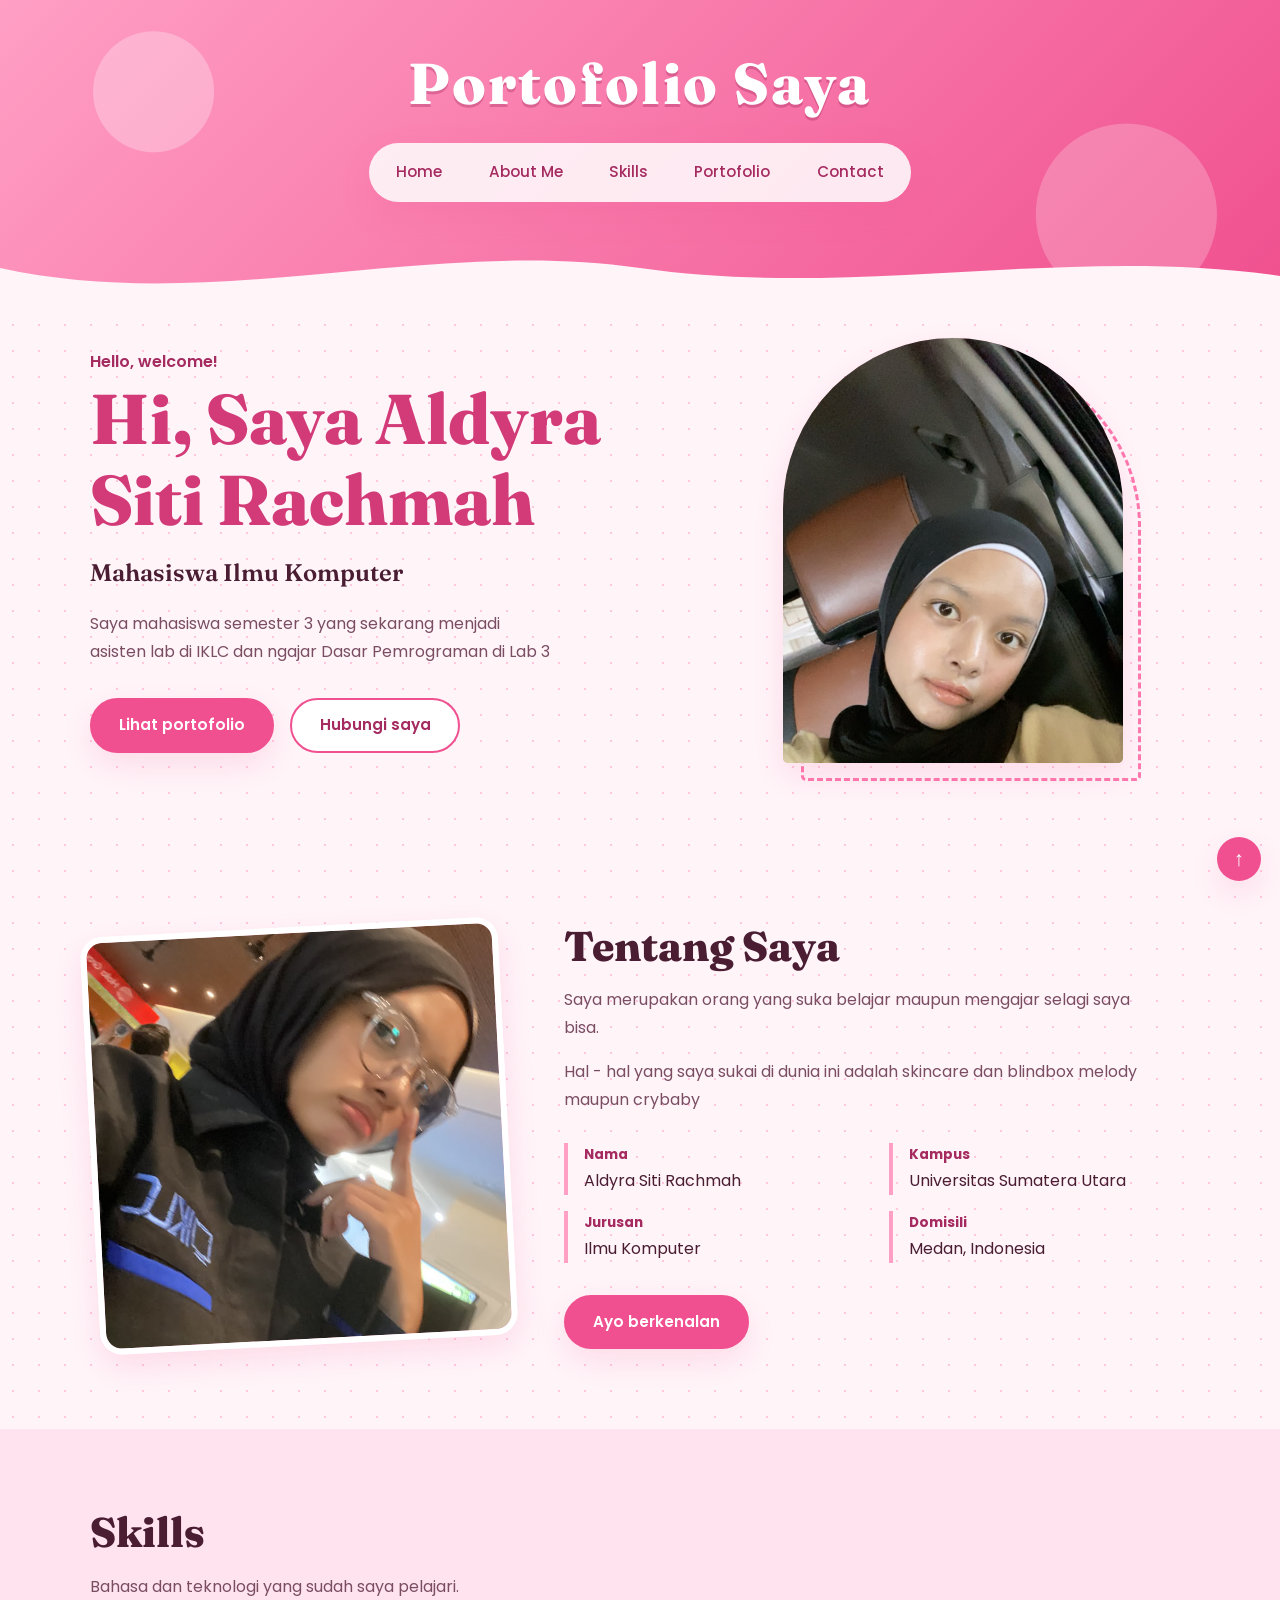
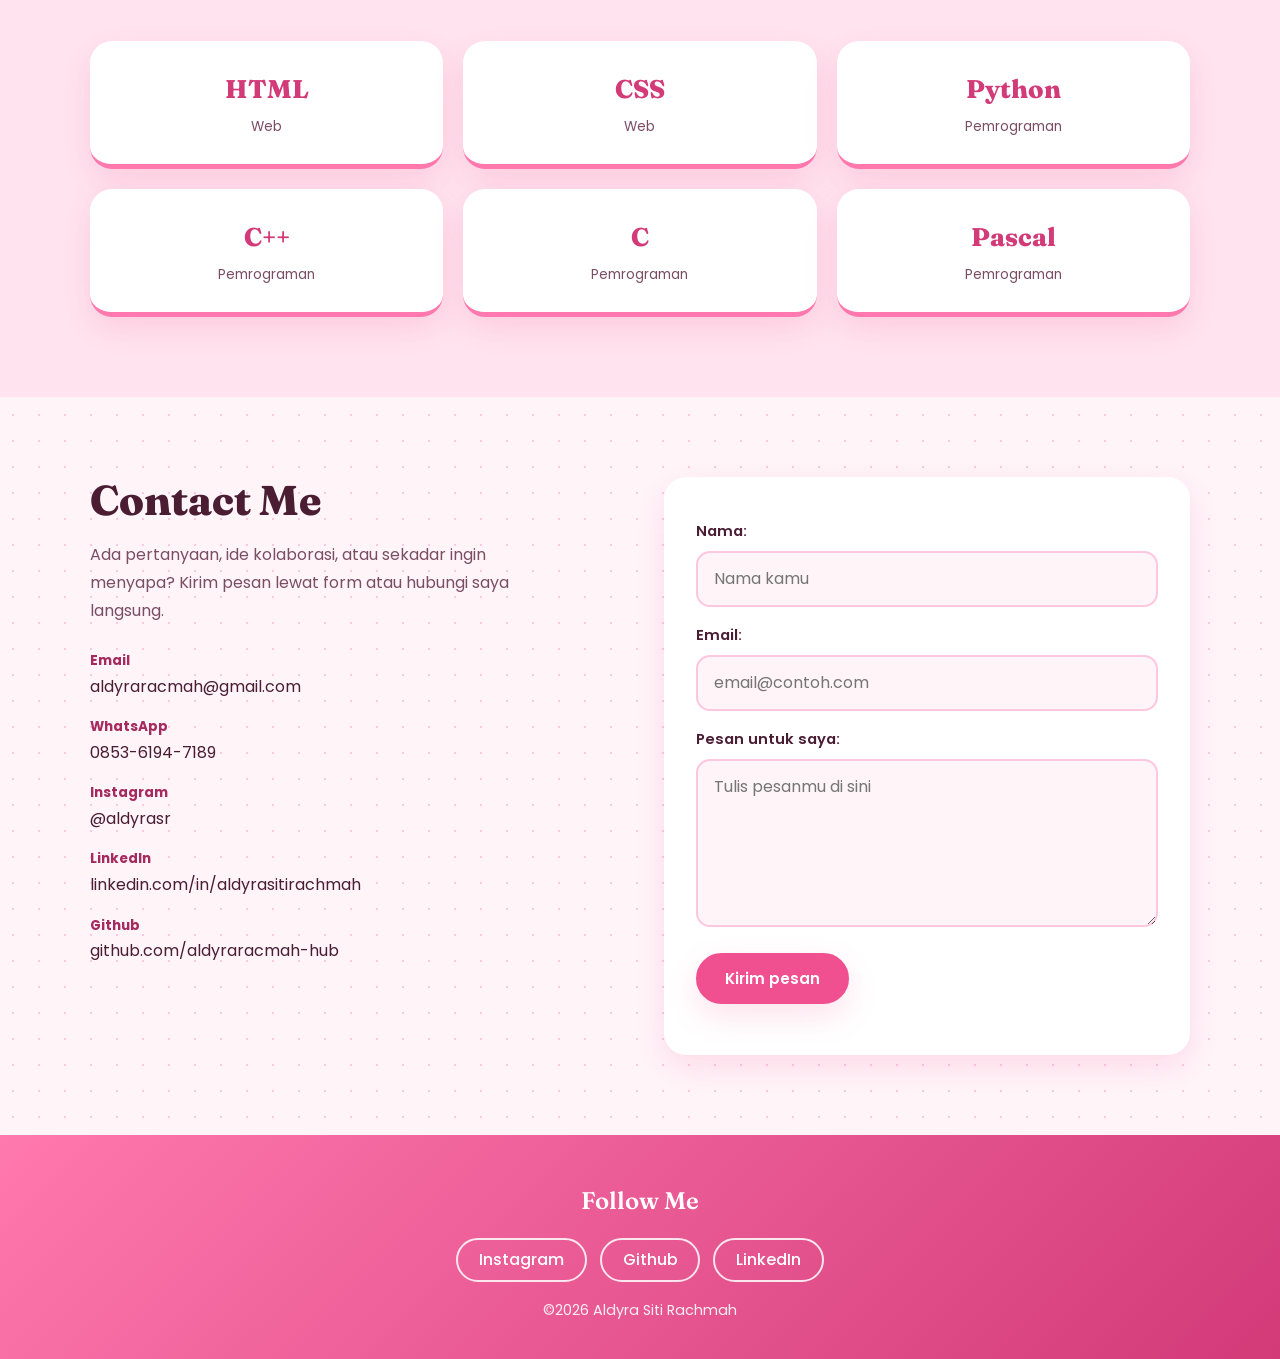
<file: index.html>
<!DOCTYPE html>
<html lang="id">
<head>
    <meta charset="UTF-8">
    <meta name="viewport" content="width=device-width, initial-scale=1.0">
    <title>Portofolio Aldyra</title>
    <meta name="description" content="Website portofolio Aldyra Siti Rachmah.">

    <link rel="preconnect" href="https://fonts.googleapis.com">
    <link rel="preconnect" href="https://fonts.gstatic.com" crossorigin>
    <link href="https://fonts.googleapis.com/css2?family=Fraunces:opsz,wght@9..144,600;9..144,800&family=Poppins:wght@400;500;600&display=swap" rel="stylesheet">
    <link rel="stylesheet" href="style.css">
</head>

<body id="top">

    <header class="site-header">
        <div class="container header-inner">
            <h1 class="site-title">Portofolio Saya</h1>

            <nav aria-label="Navigasi utama">
                <ul class="nav-links">
                    <li><a href="#Home">Home</a></li>
                    <li><a href="#About">About Me</a></li>
                    <li><a href="#Skills">Skills</a></li>
                    <li><a href="portofolio.html">Portofolio</a></li>
                    <li><a href="#Contact">Contact</a></li>
                </ul>
            </nav>
        </div>

        <svg class="wave" viewBox="0 0 1440 90" preserveAspectRatio="none" aria-hidden="true">
            <path d="M0,40 C240,100 480,0 720,40 C960,80 1200,10 1440,50 L1440,90 L0,90 Z"></path>
        </svg>
    </header>

    <main>

        <section id="Home" class="hero">
            <div class="container hero-grid">
                <div class="hero-text">
                    <p class="hello">Hello, welcome!</p>
                    <h2 class="hero-title">Hi, Saya Aldyra Siti Rachmah</h2>
                    <p class="hero-role">Mahasiswa Ilmu Komputer</p>
                    <p class="hero-desc">
                        Saya mahasiswa semester 3 yang sekarang menjadi asisten lab di IKLC dan ngajar Dasar Pemrograman di Lab 3
                    </p>
                    <div class="hero-buttons">
                        <a href="portofolio.html" class="btn btn-primary">Lihat portofolio</a>
                        <a href="#Contact" class="btn btn-outline">Hubungi saya</a>
                    </div>
                </div>

                <div class="hero-photo">
                    <div class="ph arch" data-label="Tempat foto" data-file="images/foto-saya.jpg">
                        <img src="images/foto-saya.jpeg" alt="Foto Aldyra" onerror="this.remove()">
                    </div>
                </div>
            </div>
        </section>
        <section id="About" class="section">
            <div class="container about-grid">
                <div class="about-photo">
                    <div class="ph square" data-label="Tempat foto" data-file="images/foto-tentang.jpg">
                        <img src="images/foto-tentang.jpeg" alt="Foto sy pake kacamata" onerror="this.remove()">
                    </div>
                </div>

                <div class="about-text">
                    <h2 class="section-title">Tentang Saya</h2>
                    <p>
                        Saya merupakan orang yang suka belajar maupun mengajar selagi saya bisa.
                    </p>
                    <p>
                        Hal - hal yang saya sukai di dunia ini adalah skincare dan blindbox melody maupun crybaby
                    </p>

                    <ul class="about-info">
                        <li><strong>Nama</strong><span>Aldyra Siti Rachmah</span></li>
                        <li><strong>Kampus</strong><span>Universitas Sumatera Utara</span></li>
                        <li><strong>Jurusan</strong><span>Ilmu Komputer</span></li>
                        <li><strong>Domisili</strong><span>Medan, Indonesia</span></li>
                    </ul>

                    <a href="#Contact" class="btn btn-primary">Ayo berkenalan</a>
                </div>
            </div>
        </section>

        <section id="Skills" class="section section-soft">
            <div class="container">
                <div class="section-head">
                    <h2 class="section-title">Skills</h2>
                    <p>Bahasa dan teknologi yang sudah saya pelajari.</p>
                </div>

                <ul class="skills-grid">
                    <li class="skill-card"><span class="skill-name">HTML</span><span class="skill-type">Web</span></li>
                    <li class="skill-card"><span class="skill-name">CSS</span><span class="skill-type">Web</span></li>
                    <li class="skill-card"><span class="skill-name">Python</span><span class="skill-type">Pemrograman</span></li>
                    <li class="skill-card"><span class="skill-name">C++</span><span class="skill-type">Pemrograman</span></li>
                    <li class="skill-card"><span class="skill-name">C</span><span class="skill-type">Pemrograman</span></li>
                    <li class="skill-card"><span class="skill-name">Pascal</span><span class="skill-type">Pemrograman</span></li>
                </ul>
            </div>
        </section>

        <section id="Contact" class="section">
            <div class="container contact-wrap">
                <div class="contact-info">
                    <h2 class="section-title">Contact Me</h2>
                    <p>Ada pertanyaan, ide kolaborasi, atau sekadar ingin menyapa? Kirim pesan lewat form atau hubungi saya langsung.</p>

                    <ul class="contact-list">
                        <li><strong>Email</strong><a href="mailto:aldyraracmah@gmail.com">aldyraracmah@gmail.com</a></li>
                        <li><strong>WhatsApp</strong><a href="https://wa.me/6285361947189" target="_blank" rel="noopener">0853-6194-7189</a></li>
                        <li><strong>Instagram</strong><a href="https://www.instagram.com/aldyrasr" target="_blank" rel="noopener">@aldyrasr</a></li>
                        <li><strong>LinkedIn</strong><a href="https://www.linkedin.com/in/aldyrasitirachmah" target="_blank" rel="noopener">linkedin.com/in/aldyrasitirachmah</a></li>
                        <li><strong>Github</strong><a href="https://github.com/aldyraracmah-hub" target="_blank" rel="noopener">github.com/aldyraracmah-hub</a></li>
                    </ul>
                </div>

                <form class="contact-form" id="contactForm" action="https://formsubmit.co/aldyraracmah@gmail.com" method="POST">
                    <label for="nama">Nama:</label>
                    <input type="text" id="nama" name="nama" placeholder="Nama kamu" required>

                    <label for="email">Email:</label>
                    <input type="email" id="email" name="email" placeholder="email@contoh.com" required>

                    <label for="pesan">Pesan untuk saya:</label>
                    <textarea id="pesan" name="pesan" rows="5" placeholder="Tulis pesanmu di sini" required></textarea>

                    <input type="hidden" name="_subject" value="Pesan baru dari website portofolio">
                    <input type="hidden" name="_template" value="table">
                    <input type="hidden" name="_captcha" value="false">
                    <input type="text" name="_honey" class="honey" tabindex="-1" autocomplete="off" aria-hidden="true">

                    <button type="submit" class="btn btn-primary" id="btnKirim">Kirim pesan</button>
                    <p class="form-status" id="formStatus" role="status" aria-live="polite"></p>
                </form>
            </div>
        </section>

    </main>

    <footer class="footer">
        <div class="container footer-inner">
            <p class="follow">Follow Me</p>
            <ul class="social-links">
                <li><a href="https://www.instagram.com/aldyrasr" target="_blank" rel="noopener">Instagram</a></li>
                <li><a href="https://github.com/aldyraracmah-hub" target="_blank" rel="noopener">Github</a></li>
                <li><a href="https://www.linkedin.com/in/aldyrasitirachmah" target="_blank" rel="noopener">LinkedIn</a></li>
            </ul>
            <p class="copy">&copy;2026 Aldyra Siti Rachmah</p>
        </div>
    </footer>

    <a href="#top" class="to-top" aria-label="Kembali ke atas">&uarr;</a>

    <script src="script.js"></script>
</body>
</html>
</file>
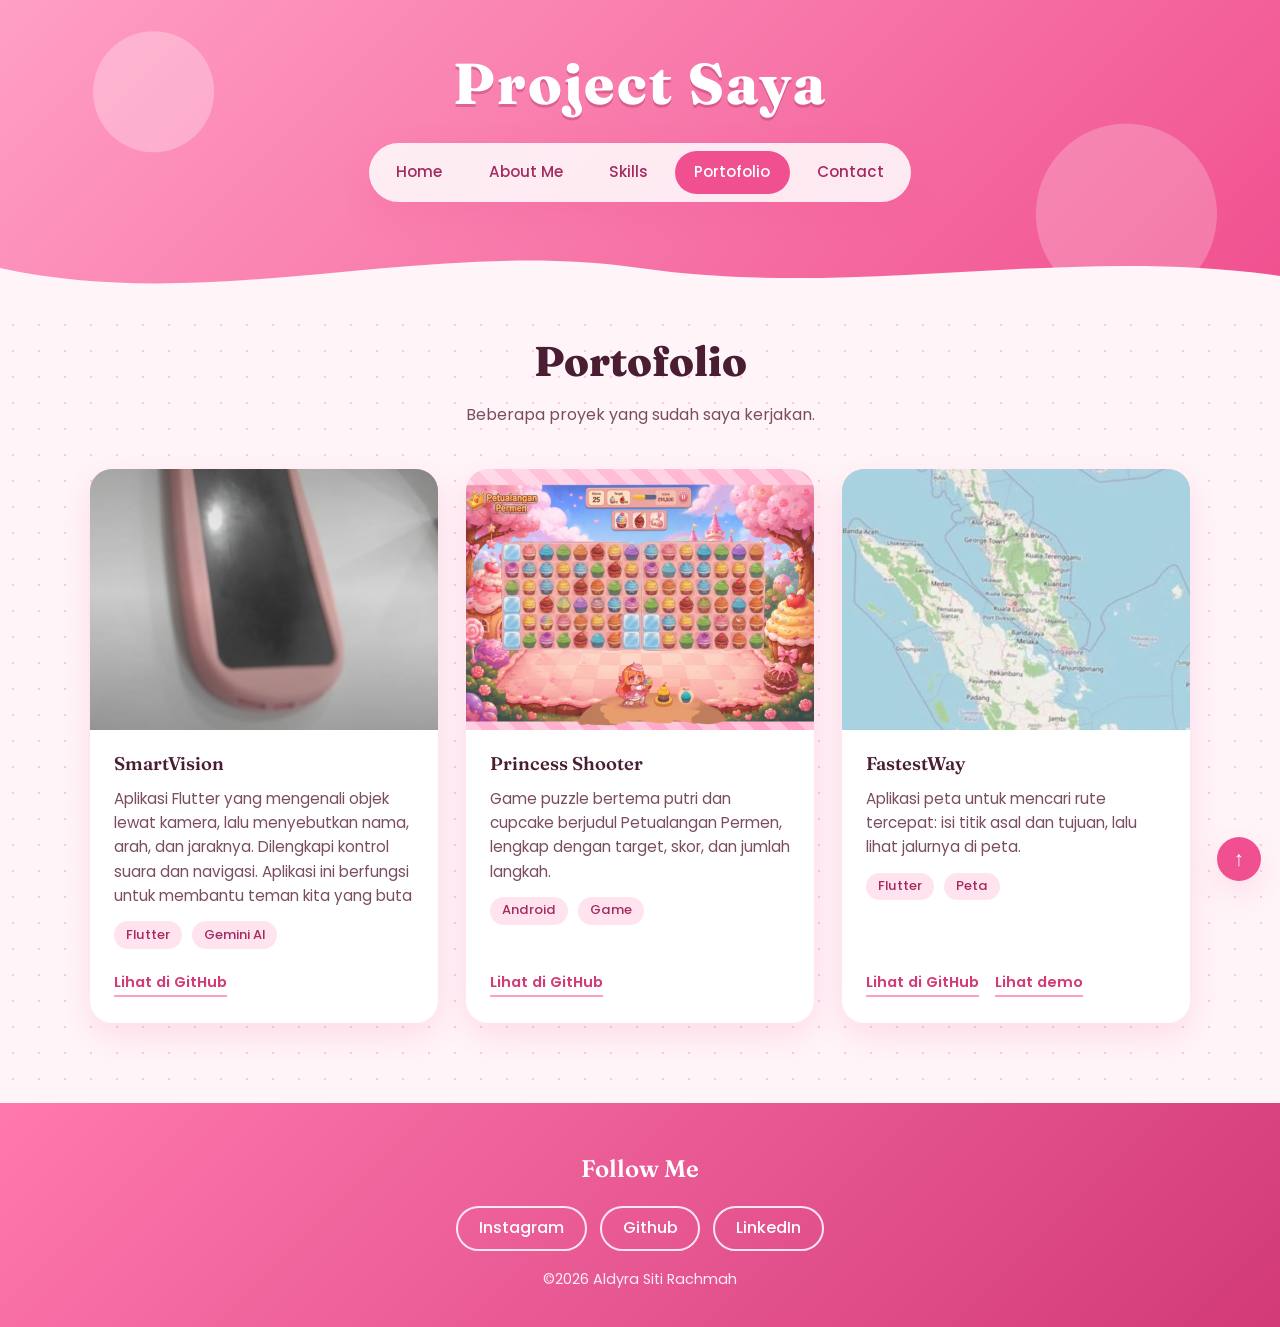
<file: portofolio.html>
<!DOCTYPE html>
<html lang="id">
<head>
    <meta charset="UTF-8">
    <meta name="viewport" content="width=device-width, initial-scale=1.0">
    <title>Project | Portofolio Aldyra</title>

    <link rel="preconnect" href="https://fonts.googleapis.com">
    <link rel="preconnect" href="https://fonts.gstatic.com" crossorigin>
    <link href="https://fonts.googleapis.com/css2?family=Fraunces:opsz,wght@9..144,600;9..144,800&family=Poppins:wght@400;500;600&display=swap" rel="stylesheet">
    <link rel="stylesheet" href="style.css">
</head>

<body id="top">

    <header class="site-header">
        <div class="container header-inner">
            <h1 class="site-title">Project Saya</h1>

            <nav aria-label="Navigasi utama">
                <ul class="nav-links">
                    <li><a href="index.html">Home</a></li>
                    <li><a href="index.html#About">About Me</a></li>
                    <li><a href="index.html#Skills">Skills</a></li>
                    <li><a href="portofolio.html" class="active">Portofolio</a></li>
                    <li><a href="index.html#Contact">Contact</a></li>
                </ul>
            </nav>
        </div>

        <svg class="wave" viewBox="0 0 1440 90" preserveAspectRatio="none" aria-hidden="true">
            <path d="M0,40 C240,100 480,0 720,40 C960,80 1200,10 1440,50 L1440,90 L0,90 Z"></path>
        </svg>
    </header>

    <main>
        <section id="project" class="section page-top">
            <div class="container">
                <div class="section-head center">
                    <h2 class="section-title">Portofolio</h2>
                    <p>Beberapa proyek yang sudah saya kerjakan.</p>
                </div>

                <div class="projects-grid">

                    <article class="project-card" id="project1">
                        <div class="ph wide" data-label="Tempat foto proyek 1" data-file="images/proyek-1.jpg">
                            <img src="images/proyek-1.jpeg" alt="Tampilan aplikasi SmartVision yang mendeteksi objek" onerror="this.remove()">
                        </div>
                        <div class="project-body">
                            <h3>SmartVision</h3>
                            <p>Aplikasi Flutter yang mengenali objek lewat kamera, lalu menyebutkan nama, arah, dan jaraknya. Dilengkapi kontrol suara dan navigasi. Aplikasi ini berfungsi untuk membantu teman kita yang buta</p>
                            <ul class="tags small"><li>Flutter</li><li>Gemini AI</li></ul>
                            <div class="project-links">
                                <a href="https://github.com/aldyraracmah-hub/SMARTVISION" target="_blank" rel="noopener">Lihat di GitHub</a>
                            </div>
                        </div>
                    </article>

                    <article class="project-card" id="project2">
                        <div class="ph wide" data-label="Tempat foto proyek 2" data-file="images/proyek-2.jpg">
                            <img src="images/proyek-2.png" alt="Tampilan game Princess Shooter bertema putri dan cupcake" onerror="this.remove()">
                        </div>
                        <div class="project-body">
                            <h3>Princess Shooter</h3>
                            <p>Game puzzle bertema putri dan cupcake berjudul Petualangan Permen, lengkap dengan target, skor, dan jumlah langkah.</p>
                            <ul class="tags small"><li>Android</li><li>Game</li></ul>
                            <div class="project-links">
                                <a href="https://github.com/aldyraracmah-hub/princess-shooter" target="_blank" rel="noopener">Lihat di GitHub</a>
                            </div>
                        </div>
                    </article>

                    <article class="project-card" id="project3">
                        <div class="ph wide" data-label="Tempat foto proyek 3" data-file="images/proyek-3.jpg">
                            <img src="images/proyek-3.jpeg" alt="Tampilan aplikasi FastestWay dengan peta dan kolom rute" onerror="this.remove()">
                        </div>
                        <div class="project-body">
                            <h3>FastestWay</h3>
                            <p>Aplikasi peta untuk mencari rute tercepat: isi titik asal dan tujuan, lalu lihat jalurnya di peta.</p>
                            <ul class="tags small"><li>Flutter</li><li>Peta</li></ul>
                            <div class="project-links">
                                <a href="https://github.com/aldyraracmah-hub/FastestWay" target="_blank" rel="noopener">Lihat di GitHub</a>
                                <a href="https://youtube.com/shorts/8gS4at_ChKE" target="_blank" rel="noopener">Lihat demo</a>
                            </div>
                        </div>
                    </article>

                </div>
            </div>
        </section>
    </main>

    <footer class="footer">
        <div class="container footer-inner">
            <p class="follow">Follow Me</p>
            <ul class="social-links">
                <li><a href="https://www.instagram.com/aldyrasr" target="_blank" rel="noopener">Instagram</a></li>
                <li><a href="https://github.com/aldyraracmah-hub" target="_blank" rel="noopener">Github</a></li>
                <li><a href="https://www.linkedin.com/in/aldyrasitirachmah" target="_blank" rel="noopener">LinkedIn</a></li>
            </ul>
            <p class="copy">&copy;2026 Aldyra Siti Rachmah</p>
        </div>
    </footer>

    <a href="#top" class="to-top" aria-label="Kembali ke atas">&uarr;</a>

</body>
</html>
</file>
<file: style.css>
:root {
  --pink-50:  #fff5f9;
  --pink-100: #ffe4ef;
  --pink-200: #ffc7dd;
  --pink-300: #ff9fc4;
  --pink-400: #ff78ae;
  --pink-500: #f0508f;
  --pink-600: #d23a78;
  --pink-700: #a42a5f;
  --ink:      #4a1d33;
  --ink-soft: #7a4d63;
  --white:    #ffffff;

  --font-head: "Fraunces", Georgia, serif;
  --font-body: "Poppins", "Segoe UI", sans-serif;

  --radius: 22px;
  --shadow: 0 12px 32px rgba(240, 80, 143, 0.16);
}

*,
*::before,
*::after { box-sizing: border-box; margin: 0; padding: 0; }

html { scroll-behavior: smooth; scroll-padding-top: 1.5rem; }

body {
  font-family: var(--font-body);
  font-size: 1rem;
  line-height: 1.75;
  color: var(--ink);
  background-color: var(--pink-50);
  background-image: radial-gradient(var(--pink-200) 1.2px, transparent 1.2px);
  background-size: 26px 26px;
}

img { max-width: 100%; display: block; }
ul  { list-style: none; }
a   { color: inherit; text-decoration: none; }

h1, h2, h3 { font-family: var(--font-head); line-height: 1.15; color: var(--ink); }
h3 { font-size: 1.15rem; font-weight: 600; }

:focus-visible {
  outline: 3px solid var(--pink-500);
  outline-offset: 3px;
  border-radius: 6px;
}

.container { width: min(1100px, 100% - 2.5rem); margin-inline: auto; }

.section { padding: 5rem 0; }
.section-soft { background: var(--pink-100); }
.page-top { padding-top: 2rem; }

.section-title {
  font-size: clamp(1.9rem, 4vw, 2.6rem);
  font-weight: 800;
  margin-bottom: 1rem;
}

.section-head { max-width: 560px; margin-bottom: 2.5rem; }
.section-head p { color: var(--ink-soft); }
.section-head.center { text-align: center; margin-inline: auto; }
.section-head.center .section-title::after { margin-inline: auto; }

.btn {
  display: inline-block;
  padding: 0.75rem 1.7rem;
  border-radius: 999px;
  font-family: var(--font-body);
  font-weight: 600;
  font-size: 0.95rem;
  border: 2px solid var(--pink-500);
  cursor: pointer;
  transition: background 0.2s, color 0.2s;
}
.btn-primary { background: var(--pink-500); color: var(--white); box-shadow: var(--shadow); }
.btn-primary:hover { background: var(--pink-600); border-color: var(--pink-600); }
.btn-outline { background: var(--white); color: var(--pink-700); }
.btn-outline:hover { background: var(--pink-500); color: var(--white); }

.ph {
  position: relative;
  display: flex;
  flex-direction: column;
  justify-content: center;
  align-items: center;
  gap: 0.25rem;
  padding: 1rem;
  overflow: hidden;
  text-align: center;
  color: var(--pink-700);
  background:
    repeating-linear-gradient(45deg, rgba(255,255,255,0.35) 0 12px, transparent 12px 24px),
    linear-gradient(135deg, var(--pink-200), var(--pink-300));
}
.ph::before {
  content: attr(data-label);
  font-weight: 600;
}
.ph::after {
  content: attr(data-file);
  font-size: 0.8rem;
  opacity: 0.85;
  word-break: break-all;
}
.ph img {
  position: absolute;
  inset: 0;
  width: 100%;
  height: 100%;
  object-fit: cover;
  z-index: 1;
}

.site-header {
  position: relative;
  padding: 3.2rem 0 6.5rem;
  text-align: center;
  background:
    radial-gradient(circle at 12% 30%, rgba(255,255,255,0.28) 0 60px, transparent 61px),
    radial-gradient(circle at 88% 70%, rgba(255,255,255,0.22) 0 90px, transparent 91px),
    linear-gradient(135deg, var(--pink-300), var(--pink-500));
}

.header-inner {
  display: flex;
  flex-direction: column;
  align-items: center;
  gap: 1.6rem;
}

.site-title {
  font-size: clamp(2rem, 6vw, 3.6rem);
  font-weight: 800;
  letter-spacing: 0.04em;
  color: var(--white);
  text-shadow: 0 3px 0 rgba(164, 42, 95, 0.35);
}

.nav-links {
  display: flex;
  flex-wrap: wrap;
  justify-content: center;
  gap: 0.5rem;
  padding: 0.5rem;
  background: rgba(255, 255, 255, 0.85);
  border-radius: 999px;
  box-shadow: var(--shadow);
}
.nav-links a {
  display: block;
  padding: 0.5rem 1.2rem;
  border-radius: 999px;
  font-weight: 500;
  font-size: 0.95rem;
  color: var(--pink-700);
  transition: background 0.2s, color 0.2s;
}
.nav-links a:hover,
.nav-links a.active { background: var(--pink-500); color: var(--white); }

.wave {
  position: absolute;
  left: 0;
  bottom: -1px;
  width: 100%;
  height: 70px;
  fill: var(--pink-50);
}

.hero { padding: 2rem 0 5rem; }

.hero-grid {
  display: grid;
  grid-template-columns: 1.1fr 0.9fr;
  align-items: center;
  gap: 3rem;
}

.hello { color: var(--pink-700); font-weight: 600; }

.hero-title {
  font-size: clamp(2.4rem, 7vw, 4.4rem);
  font-weight: 800;
  color: var(--pink-600);
  margin: 0.2rem 0 0.7rem;
}

.hero-role {
  font-family: var(--font-head);
  font-size: clamp(1.15rem, 3vw, 1.5rem);
  font-weight: 600;
  margin-bottom: 1rem;
}

.hero-desc { color: var(--ink-soft); max-width: 46ch; margin-bottom: 2rem; }
.hero-buttons { display: flex; flex-wrap: wrap; gap: 1rem; }

.hero-photo { position: relative; justify-self: center; width: min(340px, 100%); }
.hero-photo::before {
  content: "";
  position: absolute;
  inset: 18px -18px -18px 18px;
  border: 3px dashed var(--pink-400);
  border-radius: 999px 999px 28px 28px;
}
.arch {
  position: relative;
  aspect-ratio: 4 / 5;
  border-radius: 999px 999px 28px 28px;
  box-shadow: var(--shadow);
}
.arch img { object-position: center top; }

.about-grid {
  display: grid;
  grid-template-columns: 0.8fr 1.2fr;
  gap: 3.5rem;
  align-items: center;
}

.square {
  aspect-ratio: 1 / 1;
  border-radius: var(--radius);
  box-shadow: var(--shadow);
  transform: rotate(-3deg);
  border: 6px solid var(--white);
}

.about-text p { color: var(--ink-soft); margin-bottom: 1rem; max-width: 60ch; }

.about-info {
  display: grid;
  grid-template-columns: repeat(2, 1fr);
  gap: 1rem 1.5rem;
  margin: 1.8rem 0 2rem;
}
.about-info li {
  display: flex;
  flex-direction: column;
  padding-left: 1rem;
  border-left: 4px solid var(--pink-300);
}
.about-info strong { font-size: 0.85rem; color: var(--pink-700); }

.skills-grid {
  display: grid;
  grid-template-columns: repeat(3, 1fr);
  gap: 1.25rem;
}

.skill-card {
  display: flex;
  flex-direction: column;
  align-items: center;
  gap: 0.2rem;
  padding: 1.6rem 1rem;
  background: var(--white);
  border-radius: var(--radius);
  border-bottom: 5px solid var(--pink-400);
  box-shadow: var(--shadow);
  text-align: center;
  transition: transform 0.25s;
}
.skill-card:hover { transform: translateY(-5px); }

.skill-name {
  font-family: var(--font-head);
  font-size: 1.6rem;
  font-weight: 800;
  color: var(--pink-600);
}
.skill-type { font-size: 0.85rem; color: var(--ink-soft); }

.projects-grid {
  display: grid;
  grid-template-columns: repeat(3, 1fr);
  gap: 1.75rem;
}

.project-card {
  display: flex;
  flex-direction: column;
  background: var(--white);
  border-radius: var(--radius);
  overflow: hidden;
  box-shadow: var(--shadow);
  transition: transform 0.25s;
}
.project-card:hover { transform: translateY(-6px); }

.wide { aspect-ratio: 4 / 3; }

.project-body {
  display: flex;
  flex-direction: column;
  gap: 0.8rem;
  flex: 1;
  padding: 1.4rem 1.5rem 1.6rem;
}
.project-body p { color: var(--ink-soft); font-size: 0.95rem; line-height: 1.6; }

.tags { display: flex; flex-wrap: wrap; gap: 0.6rem; }
.tags.small li {
  background: var(--pink-100);
  color: var(--pink-700);
  padding: 0.15rem 0.75rem;
  border-radius: 999px;
  font-weight: 500;
  font-size: 0.82rem;
}

.project-links {
  display: flex;
  flex-wrap: wrap;
  gap: 1rem;
  margin-top: auto;
  padding-top: 0.5rem;
}
.project-links a {
  font-weight: 600;
  font-size: 0.92rem;
  color: var(--pink-600);
  border-bottom: 2px solid var(--pink-300);
}
.project-links a:hover { border-color: var(--pink-600); }

.contact-wrap {
  display: grid;
  grid-template-columns: 1fr 1fr;
  gap: 3rem;
  align-items: start;
}
.contact-info p { color: var(--ink-soft); margin-bottom: 1.5rem; max-width: 46ch; }

.contact-list { display: flex; flex-direction: column; gap: 0.9rem; }
.contact-list li { display: flex; flex-direction: column; }
.contact-list strong { font-size: 0.85rem; color: var(--pink-700); }
.contact-list a { word-break: break-word; }
.contact-list a:hover { color: var(--pink-600); text-decoration: underline; }

.contact-form {
  display: flex;
  flex-direction: column;
  gap: 0.4rem;
  background: var(--white);
  padding: 2rem;
  border-radius: var(--radius);
  box-shadow: var(--shadow);
}
.contact-form label { font-weight: 600; font-size: 0.92rem; margin-top: 0.6rem; }
.contact-form input,
.contact-form textarea {
  width: 100%;
  padding: 0.75rem 1rem;
  font: inherit;
  color: var(--ink);
  background: var(--pink-50);
  border: 2px solid var(--pink-200);
  border-radius: 14px;
  resize: vertical;
}
.contact-form input:focus,
.contact-form textarea:focus { outline: none; border-color: var(--pink-500); }
.contact-form .btn { margin-top: 1.2rem; align-self: flex-start; }
.contact-form .btn:disabled { opacity: 0.7; cursor: wait; }

.honey { position: absolute; left: -9999px; width: 1px; height: 1px; opacity: 0; }

.form-status { margin-top: 0.8rem; font-weight: 600; font-size: 0.92rem; line-height: 1.5; }
.form-status.ok { color: #1f8a4c; }
.form-status.error { color: #c0264f; }

.footer {
  background: linear-gradient(135deg, var(--pink-400), var(--pink-600));
  color: var(--white);
  padding: 2.8rem 0 2.2rem;
  text-align: center;
}

.footer-inner {
  display: flex;
  flex-direction: column;
  align-items: center;
  gap: 1rem;
}

.follow { font-family: var(--font-head); font-size: 1.5rem; font-weight: 600; }

.social-links { display: flex; flex-wrap: wrap; justify-content: center; gap: 0.8rem; }
.social-links a {
  display: block;
  padding: 0.4rem 1.3rem;
  border: 2px solid rgba(255, 255, 255, 0.85);
  border-radius: 999px;
  font-weight: 500;
  transition: background 0.2s, color 0.2s;
}
.social-links a:hover { background: var(--white); color: var(--pink-600); }

.copy { font-size: 0.9rem; opacity: 0.9; }

.to-top {
  position: fixed;
  right: 1.2rem;
  bottom: 1.2rem;
  width: 44px;
  height: 44px;
  display: grid;
  place-items: center;
  border-radius: 50%;
  background: var(--pink-500);
  color: var(--white);
  font-size: 1.3rem;
  box-shadow: var(--shadow);
}
.to-top:hover { background: var(--pink-600); }

@media (max-width: 900px) {
  .section { padding: 4rem 0; }

  .hero-grid,
  .about-grid,
  .contact-wrap { gap: 2.5rem; }

  .projects-grid { grid-template-columns: repeat(2, 1fr); }
  .skills-grid { grid-template-columns: repeat(2, 1fr); }
}

@media (max-width: 768px) {
  .site-header { padding: 2.4rem 0 5.5rem; }
  .wave { height: 50px; }

  .hero { padding-bottom: 4rem; }

  .hero-grid,
  .about-grid,
  .contact-wrap { grid-template-columns: 1fr; }

  .hero-photo { order: -1; width: min(260px, 78%); }
  .hero-text { text-align: center; }
  .hero-desc { margin-inline: auto; }
  .hero-buttons { justify-content: center; }

  .about-photo { width: min(320px, 85%); margin-inline: auto; }
}

@media (max-width: 560px) {
  .nav-links { border-radius: 24px; }
  .nav-links a { padding: 0.45rem 0.9rem; font-size: 0.88rem; }

  .projects-grid,
  .about-info { grid-template-columns: 1fr; }

  .contact-form { padding: 1.4rem; }
}

@media (prefers-reduced-motion: reduce) {
  html { scroll-behavior: auto; }
  * { transition: none !important; }
}
</file>
